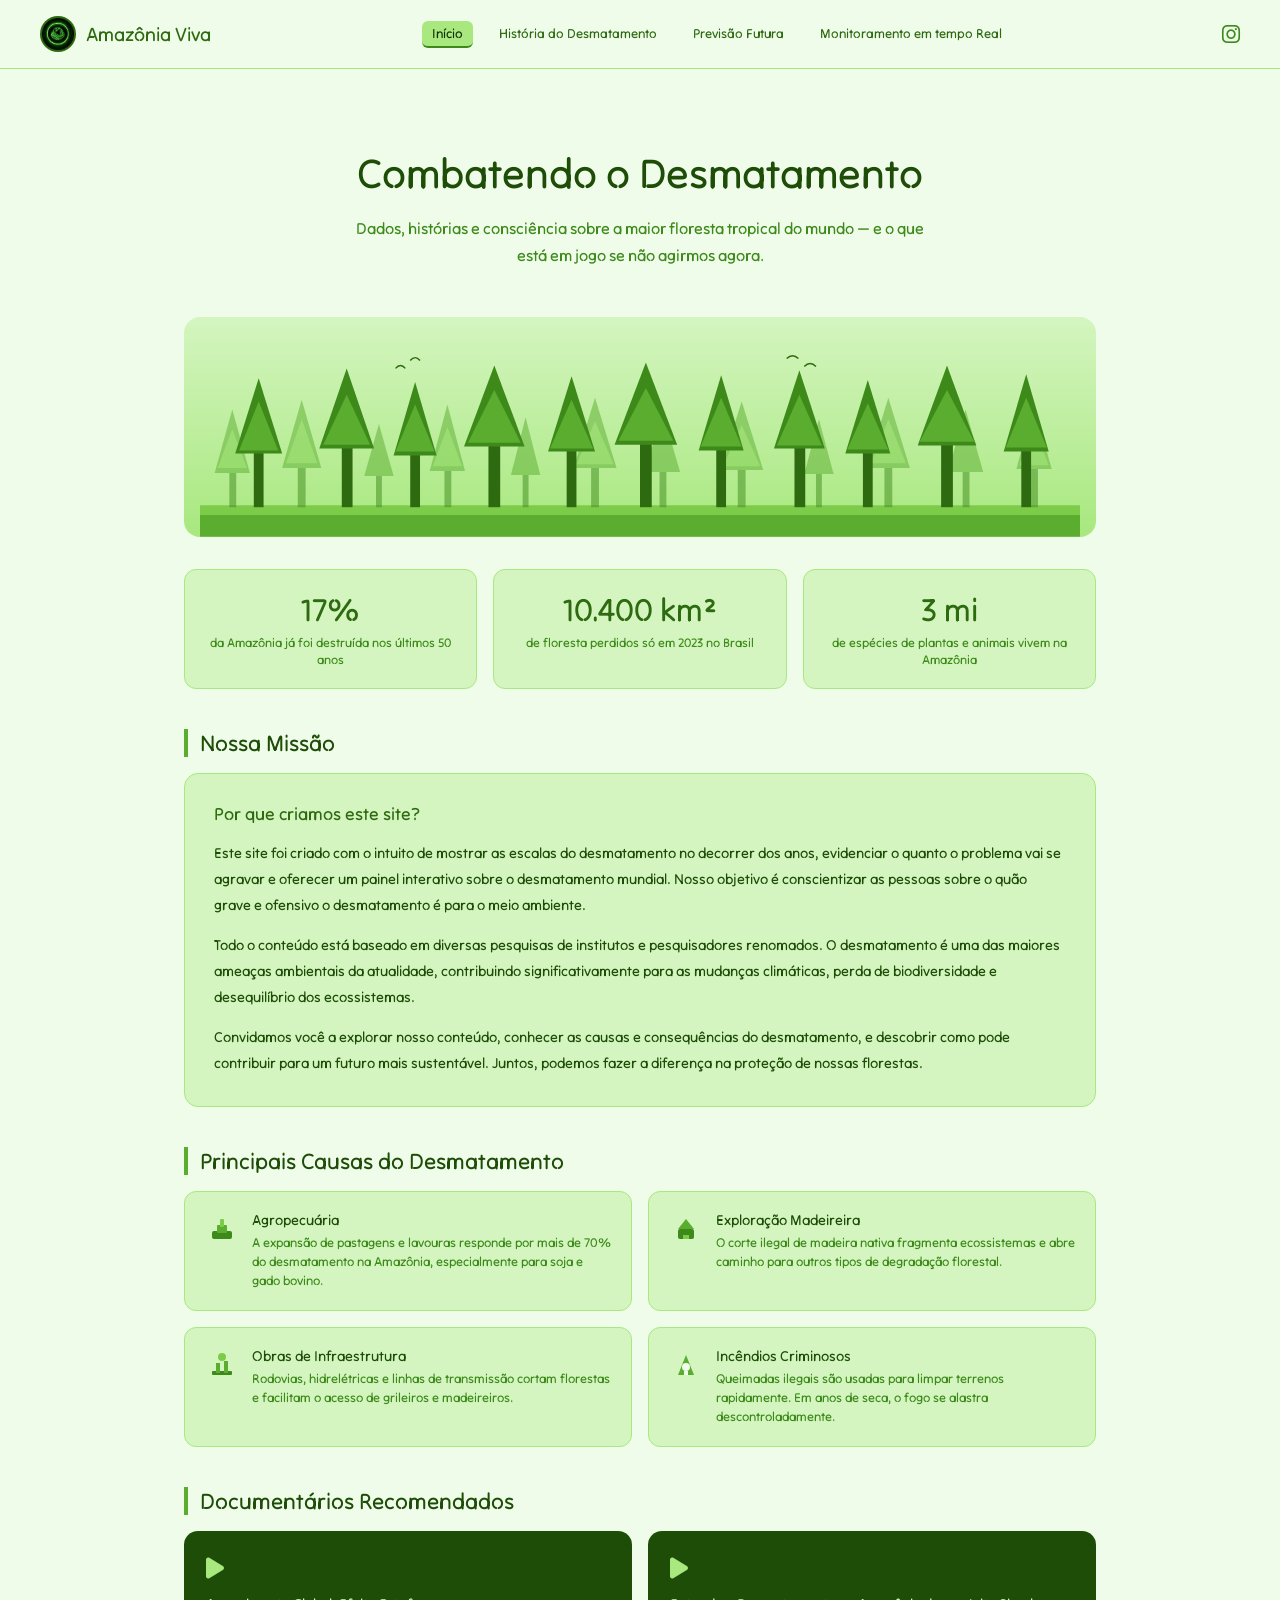
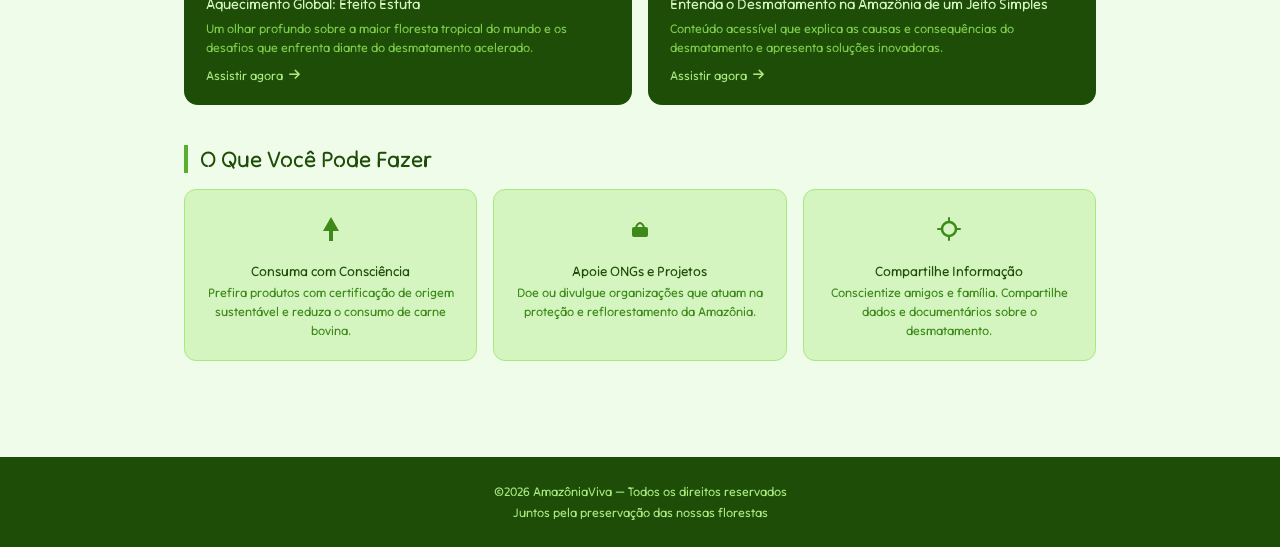
<file: home.html>
<!DOCTYPE html>
<html lang="pt-BR">
<head>
    <meta charset="UTF-8">
    <meta name="viewport" content="width=device-width, initial-scale=1.0">
    <title>Amazônia Viva</title>
    <link rel="shortcut icon" href="picture/Logo-Amazonia-Viva-circular.png" type="image/x-icon">
    <link rel="stylesheet" href="styles/home.css">
    <link rel="stylesheet" href="https://cdnjs.cloudflare.com/ajax/libs/font-awesome/6.4.0/css/all.min.css">
</head>
<body>

    <!-- Header com navegação -->
    <header class="site-header">
        <div class="header-inner">
           <div class="logo-area">
            <a href="index.html">
            <div class="logo-container">
                <img src="picture/Logo-Amazonia-Viva-circular.png" alt="Logo" class="logo-img">
            </div>
            <span class="logo-text">Amazônia Viva</span>
            </a>
            </div>

            <nav class="main-nav">
                <a href="home.html" class="nav-link active-nav">Início</a>
                <a href="DesmatamentoH.html" class="nav-link">História do Desmatamento</a>
                <a href="Desmatamentoy.html" class="nav-link">Previsão Futura</a>
                <a href="index.html" class="nav-link">Monitoramento em tempo Real</a>
            </nav>

            <a href="https://www.instagram.com/amazoniaviva.system" target="_blank" class="social-link" aria-label="Instagram">
                <i class="fab fa-instagram"></i>
            </a>
        </div>
    </header>

    <!-- Conteúdo Principal -->
    <main>

        <!-- Hero -->
        <section class="hero">
            <h1 class="hero-title">Combatendo o Desmatamento</h1>
            <p class="hero-sub">Dados, histórias e consciência sobre a maior floresta tropical do mundo — e o que está em jogo se não agirmos agora.</p>
        </section>

        <!-- Banner Floresta SVG -->
        <div class="forest-banner">
            <svg viewBox="0 0 900 200" width="100%" xmlns="http://www.w3.org/2000/svg" aria-hidden="true">
                <rect x="0" y="168" width="900" height="32" fill="#7ccc4a"/>
                <rect x="0" y="178" width="900" height="22" fill="#5aad2e"/>

                <!-- Camada de fundo (árvores menores) -->
                <g opacity="0.5">
                    <rect x="30" y="130" width="7" height="40" fill="#3d8a1a"/>
                    <polygon points="33,70 15,135 51,135" fill="#5aad2e"/>
                    <polygon points="33,90 18,130 48,130" fill="#7ccc4a"/>

                    <rect x="100" y="125" width="8" height="45" fill="#3d8a1a"/>
                    <polygon points="104,60 84,130 124,130" fill="#5aad2e"/>
                    <polygon points="104,80 88,125 120,125" fill="#7ccc4a"/>

                    <rect x="180" y="135" width="6" height="35" fill="#3d8a1a"/>
                    <polygon points="183,85 168,138 198,138" fill="#5aad2e"/>

                    <rect x="250" y="128" width="7" height="42" fill="#3d8a1a"/>
                    <polygon points="253,65 235,133 271,133" fill="#5aad2e"/>
                    <polygon points="253,88 238,128 268,128" fill="#7ccc4a"/>

                    <rect x="330" y="133" width="6" height="37" fill="#3d8a1a"/>
                    <polygon points="333,78 318,137 348,137" fill="#5aad2e"/>

                    <rect x="400" y="126" width="8" height="44" fill="#3d8a1a"/>
                    <polygon points="404,58 382,130 426,130" fill="#5aad2e"/>
                    <polygon points="404,82 385,126 423,126" fill="#7ccc4a"/>

                    <rect x="470" y="130" width="7" height="40" fill="#3d8a1a"/>
                    <polygon points="473,72 455,134 491,134" fill="#5aad2e"/>

                    <rect x="550" y="128" width="8" height="42" fill="#3d8a1a"/>
                    <polygon points="554,62 532,132 576,132" fill="#5aad2e"/>
                    <polygon points="554,86 535,128 573,128" fill="#7ccc4a"/>

                    <rect x="630" y="132" width="6" height="38" fill="#3d8a1a"/>
                    <polygon points="633,80 618,136 648,136" fill="#5aad2e"/>

                    <rect x="700" y="125" width="8" height="45" fill="#3d8a1a"/>
                    <polygon points="704,58 682,130 726,130" fill="#5aad2e"/>
                    <polygon points="704,80 686,125 722,125" fill="#7ccc4a"/>

                    <rect x="780" y="130" width="7" height="40" fill="#3d8a1a"/>
                    <polygon points="783,70 765,134 801,134" fill="#5aad2e"/>

                    <rect x="850" y="127" width="7" height="43" fill="#3d8a1a"/>
                    <polygon points="853,65 835,131 871,131" fill="#5aad2e"/>
                    <polygon points="853,88 838,127 868,127" fill="#7ccc4a"/>
                </g>

                <!-- Camada frontal (árvores maiores) -->
                <rect x="55" y="108" width="10" height="62" fill="#2d6a10"/>
                <polygon points="60,38 36,115 84,115" fill="#3d8a1a"/>
                <polygon points="60,62 40,112 80,112" fill="#5aad2e"/>

                <rect x="145" y="102" width="11" height="68" fill="#2d6a10"/>
                <polygon points="150,28 122,110 178,110" fill="#3d8a1a"/>
                <polygon points="150,55 126,106 174,106" fill="#5aad2e"/>

                <rect x="215" y="110" width="10" height="60" fill="#2d6a10"/>
                <polygon points="220,42 198,117 242,117" fill="#3d8a1a"/>
                <polygon points="220,65 200,113 240,113" fill="#5aad2e"/>

                <rect x="295" y="100" width="12" height="70" fill="#2d6a10"/>
                <polygon points="301,25 270,108 332,108" fill="#3d8a1a"/>
                <polygon points="301,50 274,104 328,104" fill="#5aad2e"/>

                <rect x="375" y="106" width="10" height="64" fill="#2d6a10"/>
                <polygon points="380,36 356,113 404,113" fill="#3d8a1a"/>
                <polygon points="380,60 358,110 402,110" fill="#5aad2e"/>

                <rect x="450" y="98" width="12" height="72" fill="#2d6a10"/>
                <polygon points="456,22 424,106 488,106" fill="#3d8a1a"/>
                <polygon points="456,48 428,102 484,102" fill="#5aad2e"/>

                <rect x="528" y="105" width="10" height="65" fill="#2d6a10"/>
                <polygon points="533,35 510,112 556,112" fill="#3d8a1a"/>
                <polygon points="533,58 512,108 554,108" fill="#5aad2e"/>

                <rect x="608" y="103" width="11" height="67" fill="#2d6a10"/>
                <polygon points="613,30 587,110 639,110" fill="#3d8a1a"/>
                <polygon points="613,55 590,107 636,107" fill="#5aad2e"/>

                <rect x="678" y="108" width="10" height="62" fill="#2d6a10"/>
                <polygon points="683,40 660,115 706,115" fill="#3d8a1a"/>
                <polygon points="683,64 662,111 704,111" fill="#5aad2e"/>

                <rect x="758" y="100" width="12" height="70" fill="#2d6a10"/>
                <polygon points="764,25 734,107 794,107" fill="#3d8a1a"/>
                <polygon points="764,50 736,103 792,103" fill="#5aad2e"/>

                <rect x="840" y="106" width="10" height="64" fill="#2d6a10"/>
                <polygon points="845,34 822,113 868,113" fill="#3d8a1a"/>
                <polygon points="845,58 824,109 866,109" fill="#5aad2e"/>

                <!-- Pássaros -->
                <path d="M200,28 Q205,22 210,28" stroke="#2d6a10" stroke-width="1.5" fill="none"/>
                <path d="M215,20 Q220,14 225,20" stroke="#2d6a10" stroke-width="1.5" fill="none"/>
                <path d="M600,18 Q606,12 612,18" stroke="#2d6a10" stroke-width="1.5" fill="none"/>
                <path d="M618,26 Q624,20 630,26" stroke="#2d6a10" stroke-width="1.5" fill="none"/>
            </svg>
        </div>

        <div class="content-wrapper">

            <!-- Estatísticas -->
            <div class="stats-row">
                <div class="stat-card">
                    <span class="stat-num">17%</span>
                    <span class="stat-lbl">da Amazônia já foi destruída nos últimos 50 anos</span>
                </div>
                <div class="stat-card">
                    <span class="stat-num">10.400 km²</span>
                    <span class="stat-lbl">de floresta perdidos só em 2023 no Brasil</span>
                </div>
                <div class="stat-card">
                    <span class="stat-num">3 mi</span>
                    <span class="stat-lbl">de espécies de plantas e animais vivem na Amazônia</span>
                </div>
            </div>

            <!-- Missão -->
            <h2 class="section-title">Nossa Missão</h2>
            <div class="mission-box">
                <h3>Por que criamos este site?</h3>
                <p>Este site foi criado com o intuito de mostrar as escalas do desmatamento no decorrer dos anos, evidenciar o quanto o problema vai se agravar e oferecer um painel interativo sobre o desmatamento mundial. Nosso objetivo é conscientizar as pessoas sobre o quão grave e ofensivo o desmatamento é para o meio ambiente.</p>
                <p>Todo o conteúdo está baseado em diversas pesquisas de institutos e pesquisadores renomados. O desmatamento é uma das maiores ameaças ambientais da atualidade, contribuindo significativamente para as mudanças climáticas, perda de biodiversidade e desequilíbrio dos ecossistemas.</p>
                <p>Convidamos você a explorar nosso conteúdo, conhecer as causas e consequências do desmatamento, e descobrir como pode contribuir para um futuro mais sustentável. Juntos, podemos fazer a diferença na proteção de nossas florestas.</p>
            </div>

            <!-- Causas -->
            <h2 class="section-title">Principais Causas do Desmatamento</h2>
            <div class="causes-grid">
                <div class="cause-card">
                    <svg class="cause-icon" viewBox="0 0 36 36" fill="none" xmlns="http://www.w3.org/2000/svg">
                        <rect width="36" height="36" rx="8" fill="#d4f5c0"/>
                        <rect x="8" y="20" width="20" height="8" rx="2" fill="#3d8a1a"/>
                        <rect x="13" y="14" width="10" height="8" rx="1" fill="#5aad2e"/>
                        <rect x="16" y="8" width="4" height="8" rx="1" fill="#7ccc4a"/>
                    </svg>
                    <div>
                        <h3>Agropecuária</h3>
                        <p>A expansão de pastagens e lavouras responde por mais de 70% do desmatamento na Amazônia, especialmente para soja e gado bovino.</p>
                    </div>
                </div>
                <div class="cause-card">
                    <svg class="cause-icon" viewBox="0 0 36 36" fill="none" xmlns="http://www.w3.org/2000/svg">
                        <rect width="36" height="36" rx="8" fill="#d4f5c0"/>
                        <rect x="10" y="18" width="16" height="10" rx="2" fill="#3d8a1a"/>
                        <polygon points="18,8 10,18 26,18" fill="#5aad2e"/>
                        <rect x="15" y="24" width="6" height="4" fill="#7ccc4a"/>
                    </svg>
                    <div>
                        <h3>Exploração Madeireira</h3>
                        <p>O corte ilegal de madeira nativa fragmenta ecossistemas e abre caminho para outros tipos de degradação florestal.</p>
                    </div>
                </div>
                <div class="cause-card">
                    <svg class="cause-icon" viewBox="0 0 36 36" fill="none" xmlns="http://www.w3.org/2000/svg">
                        <rect width="36" height="36" rx="8" fill="#d4f5c0"/>
                        <rect x="8" y="24" width="20" height="4" rx="1" fill="#3d8a1a"/>
                        <rect x="12" y="16" width="4" height="10" fill="#5aad2e"/>
                        <rect x="20" y="14" width="4" height="12" fill="#5aad2e"/>
                        <circle cx="18" cy="10" r="4" fill="#7ccc4a"/>
                    </svg>
                    <div>
                        <h3>Obras de Infraestrutura</h3>
                        <p>Rodovias, hidrelétricas e linhas de transmissão cortam florestas e facilitam o acesso de grileiros e madeireiros.</p>
                    </div>
                </div>
                <div class="cause-card">
                    <svg class="cause-icon" viewBox="0 0 36 36" fill="none" xmlns="http://www.w3.org/2000/svg">
                        <rect width="36" height="36" rx="8" fill="#d4f5c0"/>
                        <polygon points="18,8 10,28 26,28" fill="#5aad2e"/>
                        <circle cx="18" cy="20" r="4" fill="#f0fcea"/>
                        <rect x="16" y="24" width="4" height="4" fill="#f0fcea"/>
                    </svg>
                    <div>
                        <h3>Incêndios Criminosos</h3>
                        <p>Queimadas ilegais são usadas para limpar terrenos rapidamente. Em anos de seca, o fogo se alastra descontroladamente.</p>
                    </div>
                </div>
            </div>

            <!-- Documentários -->
            <h2 class="section-title">Documentários Recomendados</h2>
            <div class="doc-grid">
                <a href="https://www.youtube.com/watch?v=P7x1bNZdYZ8&ab_channel=WatchIt%21-ReportagenseDocument%C3%A1rios" target="_blank" class="doc-card">
                    <div class="doc-play-icon">
                        <i class="fas fa-play"></i>
                    </div>
                    <h3>Aquecimento Global: Efeito Estufa</h3>
                    <p>Um olhar profundo sobre a maior floresta tropical do mundo e os desafios que enfrenta diante do desmatamento acelerado.</p>
                    <span class="watch-link">Assistir agora <i class="fas fa-arrow-right"></i></span>
                </a>
                <a href="https://www.youtube.com/watch?v=Yo3xbzSbcCE&ab_channel=CanalNostalgia" target="_blank" class="doc-card">
                    <div class="doc-play-icon">
                        <i class="fas fa-play"></i>
                    </div>
                    <h3>Entenda o Desmatamento na Amazônia de um Jeito Simples</h3>
                    <p>Conteúdo acessível que explica as causas e consequências do desmatamento e apresenta soluções inovadoras.</p>
                    <span class="watch-link">Assistir agora <i class="fas fa-arrow-right"></i></span>
                </a>
            </div>

            <!-- O que você pode fazer -->
            <h2 class="section-title">O Que Você Pode Fazer</h2>
            <div class="tips-grid">
                <div class="tip-card">
                    <svg class="tip-icon" viewBox="0 0 40 40" fill="none" xmlns="http://www.w3.org/2000/svg">
                        <circle cx="20" cy="20" r="20" fill="#d4f5c0"/>
                        <polygon points="20,8 12,22 18,22 18,32 22,32 22,22 28,22" fill="#3d8a1a"/>
                    </svg>
                    <h3>Consuma com Consciência</h3>
                    <p>Prefira produtos com certificação de origem sustentável e reduza o consumo de carne bovina.</p>
                </div>
                <div class="tip-card">
                    <svg class="tip-icon" viewBox="0 0 40 40" fill="none" xmlns="http://www.w3.org/2000/svg">
                        <circle cx="20" cy="20" r="20" fill="#d4f5c0"/>
                        <rect x="12" y="18" width="16" height="10" rx="2" fill="#3d8a1a"/>
                        <path d="M16 18 Q20 10 24 18" stroke="#3d8a1a" stroke-width="2" fill="none"/>
                    </svg>
                    <h3>Apoie ONGs e Projetos</h3>
                    <p>Doe ou divulgue organizações que atuam na proteção e reflorestamento da Amazônia.</p>
                </div>
                <div class="tip-card">
                    <svg class="tip-icon" viewBox="0 0 40 40" fill="none" xmlns="http://www.w3.org/2000/svg">
                        <circle cx="20" cy="20" r="20" fill="#d4f5c0"/>
                        <circle cx="20" cy="20" r="7" stroke="#3d8a1a" stroke-width="2.5" fill="none"/>
                        <rect x="19" y="8" width="2" height="5" rx="1" fill="#3d8a1a"/>
                        <rect x="19" y="27" width="2" height="5" rx="1" fill="#3d8a1a"/>
                        <rect x="8" y="19" width="5" height="2" rx="1" fill="#3d8a1a"/>
                        <rect x="27" y="19" width="5" height="2" rx="1" fill="#3d8a1a"/>
                    </svg>
                    <h3>Compartilhe Informação</h3>
                    <p>Conscientize amigos e família. Compartilhe dados e documentários sobre o desmatamento.</p>
                </div>
            </div>

        </div><!-- /content-wrapper -->
    </main>

    <!-- Rodapé -->
    <footer class="site-footer">
        <p>©2026 AmazôniaViva — Todos os direitos reservados</p>
        <p>Juntos pela preservação das nossas florestas</p>
    </footer>

    <script>
        document.addEventListener('DOMContentLoaded', function () {
            const navLinks = document.querySelectorAll('.nav-link');
            navLinks.forEach(link => {
                link.addEventListener('click', function () {
                    navLinks.forEach(l => l.classList.remove('active-nav'));
                    this.classList.add('active-nav');
                });
            });
        });
    </script>
</body>
</html>
</file>
<file: styles/home.css>
@import url('https://fonts.googleapis.com/css2?family=Tilt+Neon&display=swap');

* {
    margin: 0;
    padding: 0;
    box-sizing: border-box;
}

:root {
--g50: #f0fcea;
--g10: #d4f5c0;
--g200: #a8e87e;
--g300: #7ccc4a;
--g400: #5aad2e;
--g500: #3d8a1a;
--g600: #2d6a10;
--g700: #1e4d08;
--g800: #113004;
--g900: #071802;
}
body {
font-family: 'Tilt Neon', sans-serif;
background: var(--g50);
color: var(--g700);
min-height: 100vh;
}
/* Header e Navegação */
.site-header {
background: var(--g50);
border-bottom: 1.5px solid var(--g200);
padding: 1rem 2rem;
position: sticky;
top: 0;
z-index: 100;
}
.header-inner {
max-width: 1200px;
margin: 0 auto;
display: flex;
align-items: center;
justify-content: space-between;
}
.logo-area a {
display: flex;
align-items: center;
gap: 10px;
text-decoration: none;
}
/* Novo container para a imagem com fundo verde */
.logo-container {
width: 36px;
height: 36px;
background-color: var(--g600);
border-radius: 20px;
display: flex;
align-items: center;
justify-content: center;
overflow: hidden;
flex-shrink: 0;
}
.logo-img {
width: 90%; /* Ajuste aqui o tamanho da imagem dentro do quadrado */
height: 90%;
object-fit: contain;
}
.logo-text {
font-size: 1.2rem;
font-weight: 800;
color: var(--g600);
}
.main-nav {
display: flex;
gap: 1rem;
}
.nav-link {
font-size: 0.82rem;
color: var(--g600);
text-decoration: none;
padding: 4px 10px;
border-radius: 6px;
transition: background .2s, color .2s;
}
.nav-link:hover, .active-nav {
background: var(--g200);
color: var(--g800);
}
.active-nav {
border-bottom: 2px solid var(--g500);
}
.social-link {
color: var(--g500);
font-size: 1.3rem;
text-decoration: none;
transition: color .2s;
}
.social-link:hover {
color: var(--g700);
}

/* Conteúdo Principal */
main {
    max-width: 960px;
    margin: 0 auto;
    padding: 2.5rem 1.5rem 4rem;
}

/* Hero Section */
.hero {
    text-align: center;
    padding: 2.5rem 1rem 1rem;
}

.hero-title {
    font-size: 2.6rem;
    color: var(--g700);
    line-height: 1.2;
}

.hero-sub {
    margin-top: 1rem;
    font-size: 1rem;
    color: var(--g500);
    max-width: 600px;
    margin-left: auto;
    margin-right: auto;
    line-height: 1.7;
    font-weight: 400;
}

/* Banner de Floresta */
.forest-banner {
    display: flex;
    justify-content: center;
    gap: 0;
    margin: 2rem 0;
    overflow: hidden;
    border-radius: 16px;
    background: linear-gradient(to bottom, var(--g10) 0%, var(--g200) 100%);
    padding: 1.5rem 1rem 0;
}

/* Estatísticas */
.stats-row {
    display: grid;
    grid-template-columns: repeat(3, 1fr);
    gap: 1rem;
    margin: 2rem 0;
}

.stat-card {
    background: var(--g10);
    border: 1px solid var(--g200);
    border-radius: 12px;
    padding: 1.2rem;
    text-align: center;
}

.stat-num {
    display: block;
    font-size: 2rem;
    font-weight: 800;
    color: var(--g600);
}

.stat-lbl {
    display: block;
    font-size: 0.78rem;
    color: var(--g500);
    margin-top: 4px;
    font-weight: 400;
    line-height: 1.4;
}

/* Títulos de Seção */
.section-title {
    font-size: 1.4rem;
    color: var(--g700);
    margin: 2.5rem 0 1rem;
    border-left: 4px solid var(--g400);
    padding-left: 12px;
}

/* Missão */
.mission-box {
    background: var(--g10);
    border: 1px solid var(--g200);
    border-radius: 14px;
    padding: 1.8rem;
    margin-bottom: 2rem;
}

.mission-box h3 {
    font-size: 1.1rem;
    color: var(--g600);
    margin-bottom: 1rem;
}

.mission-box p {
    font-size: 0.9rem;
    color: var(--g700);
    line-height: 1.8;
    font-weight: 400;
    margin-bottom: 0.9rem;
}

.mission-box p:last-child {
    margin-bottom: 0;
}

/* Causas */
.causes-grid {
    display: grid;
    grid-template-columns: repeat(2, 1fr);
    gap: 1rem;
    margin-bottom: 2rem;
}

.cause-card {
    background: var(--g10);
    border: 1px solid var(--g200);
    border-radius: 12px;
    padding: 1.2rem;
    display: flex;
    gap: 12px;
    align-items: flex-start;
}

.cause-icon {
    width: 36px;
    height: 36px;
    flex-shrink: 0;
}

.cause-card h3 {
    font-size: 0.9rem;
    color: var(--g700);
    margin-bottom: 4px;
}

.cause-card p {
    font-size: 0.8rem;
    color: var(--g500);
    line-height: 1.5;
    font-weight: 400;
}

/* Documentários */
.doc-grid {
    display: grid;
    grid-template-columns: repeat(2, 1fr);
    gap: 1rem;
    margin-bottom: 2rem;
}

.doc-card {
    background: var(--g700);
    border-radius: 14px;
    padding: 1.4rem;
    display: block;
    text-decoration: none;
    transition: transform .25s, background .25s;
}

.doc-card:hover {
    transform: translateY(-4px);
    background: var(--g800);
}

.doc-play-icon {
    font-size: 1.5rem;
    margin-bottom: 10px;
    color: var(--g200);
}

.doc-card h3 {
    font-size: 0.9rem;
    color: var(--g10);
    margin-bottom: 6px;
    line-height: 1.4;
}

.doc-card p {
    font-size: 0.78rem;
    color: var(--g300);
    line-height: 1.5;
    font-weight: 400;
    margin-bottom: 10px;
}

.watch-link {
    font-size: 0.78rem;
    color: var(--g200);
    display: flex;
    align-items: center;
    gap: 6px;
}

/* O Que Você Pode Fazer (Tips) */
.tips-grid {
    display: grid;
    grid-template-columns: repeat(3, 1fr);
    gap: 1rem;
    margin-bottom: 2rem;
}

.tip-card {
    background: var(--g10);
    border: 1px solid var(--g200);
    border-radius: 12px;
    padding: 1.2rem;
    text-align: center;
}

.tip-icon {
    width: 40px;
    height: 40px;
    margin: 0 auto 10px;
}

.tip-card h3 {
    font-size: 0.85rem;
    color: var(--g700);
    margin-bottom: 4px;
}

.tip-card p {
    font-size: 0.78rem;
    color: var(--g500);
    line-height: 1.5;
    font-weight: 400;
}

/* Footer */
.site-footer {
    background: var(--g700);
    color: var(--g200);
    text-align: center;
    padding: 1.5rem;
    font-size: 0.78rem;
    font-weight: 400;
    line-height: 1.7;
}

/* Responsividade */
@media (max-width: 768px) {
    .header-inner {
        flex-direction: column;
        gap: 1rem;
    }
    
    .stats-row, .causes-grid, .doc-grid, .tips-grid {
        grid-template-columns: 1fr;
    }
    
    .hero-title {
        font-size: 2rem;
    }
}
</file>
